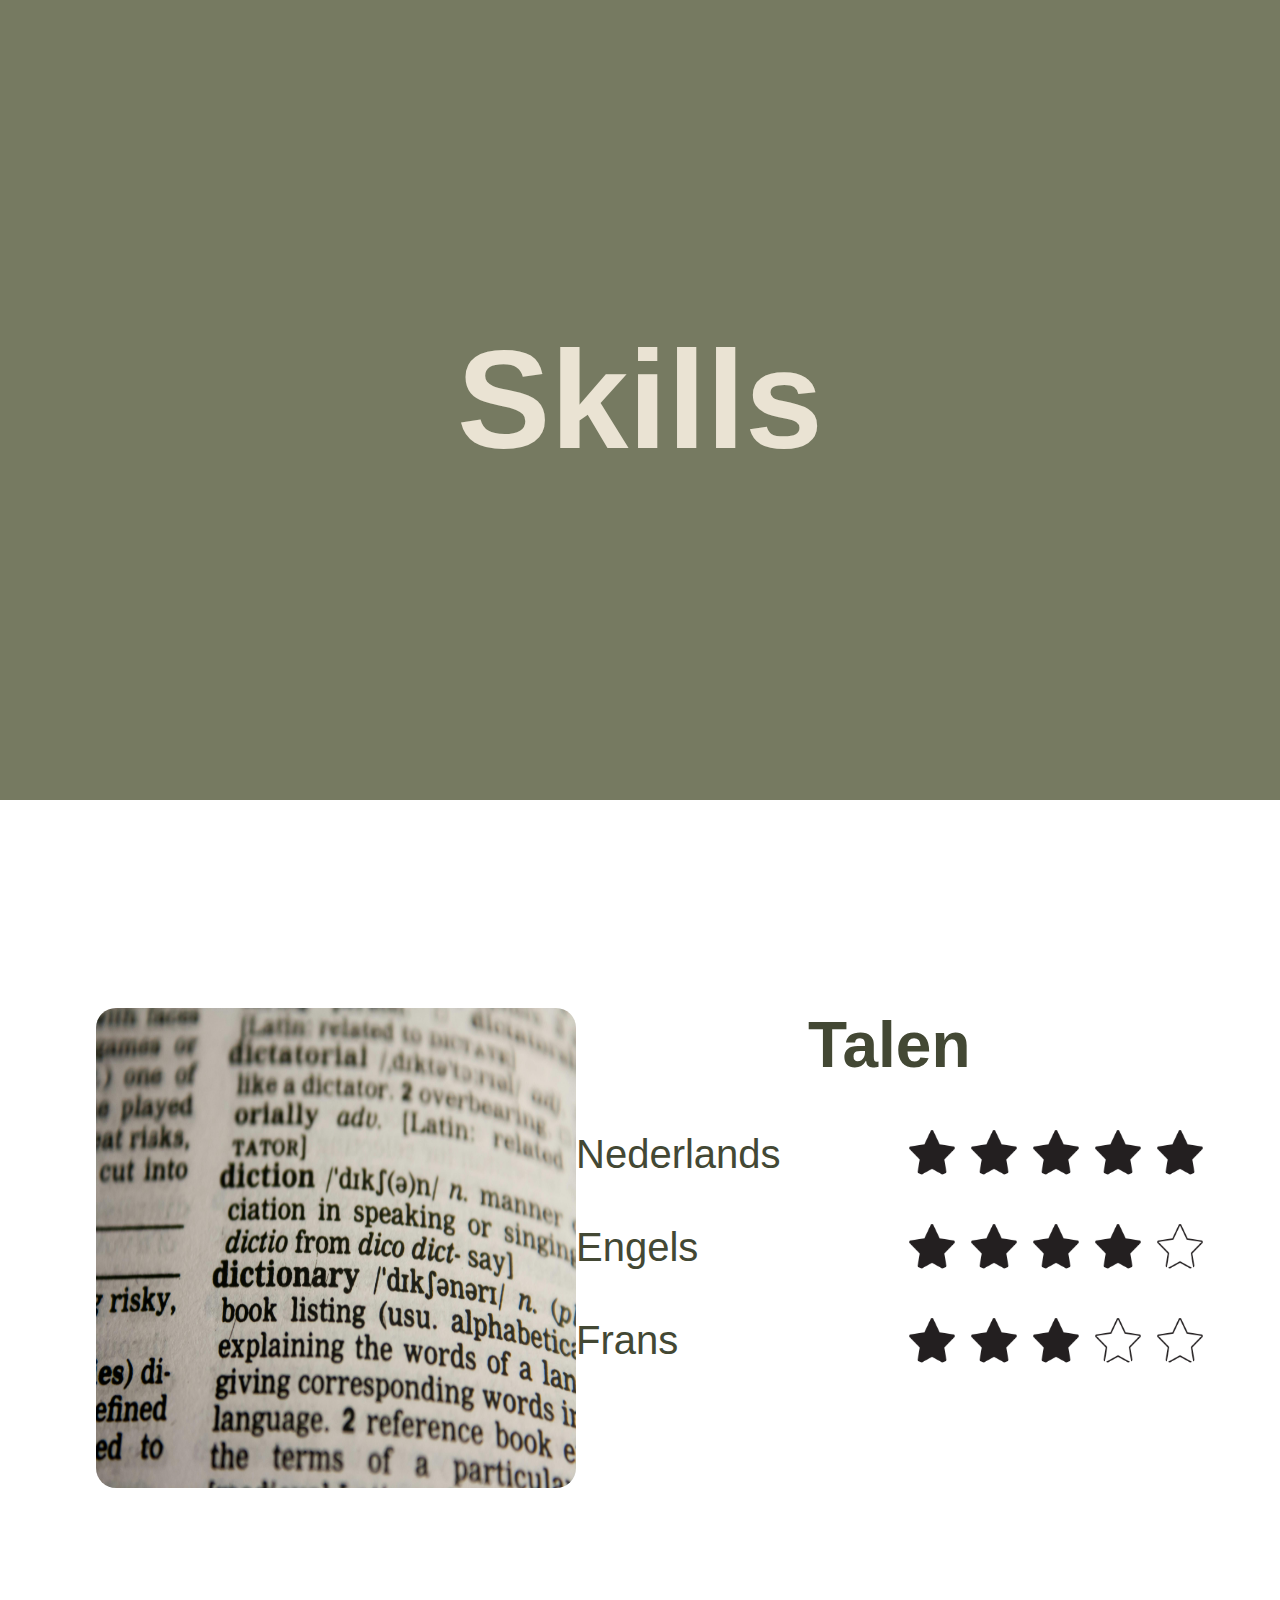
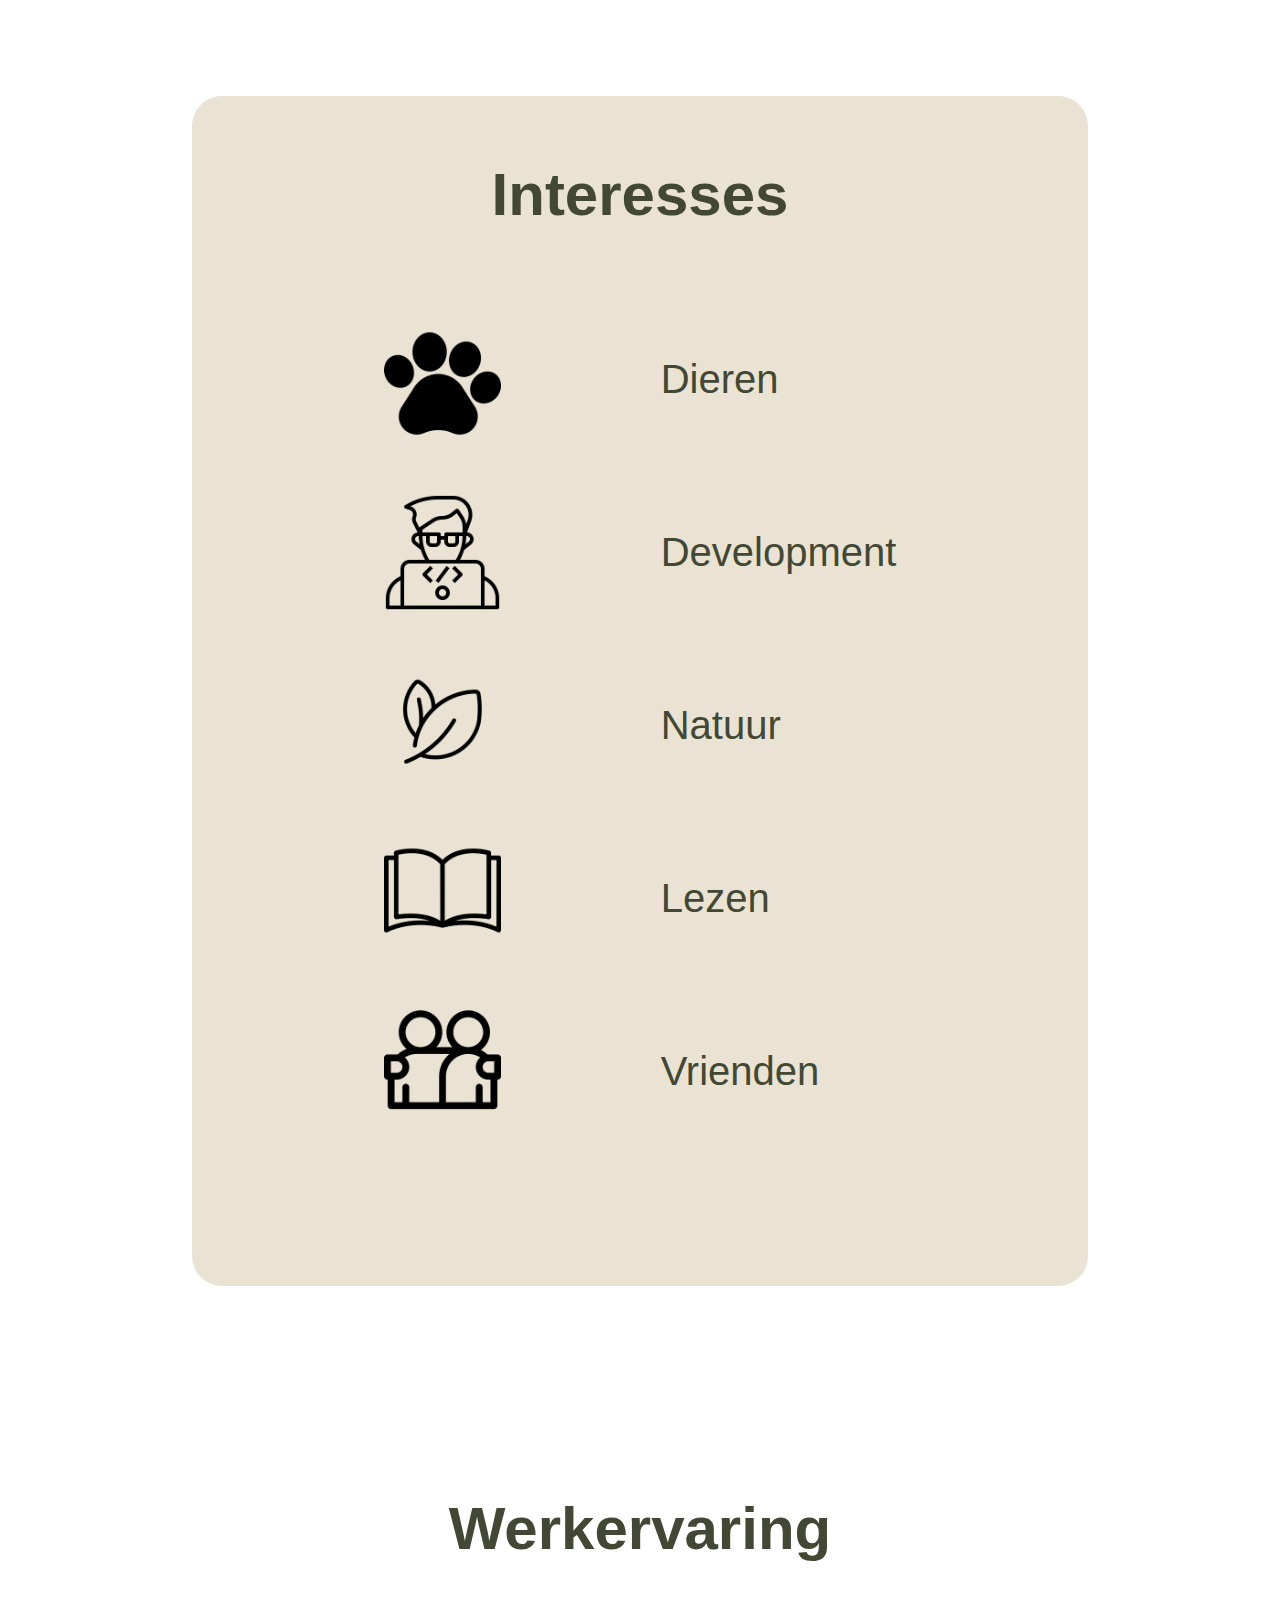
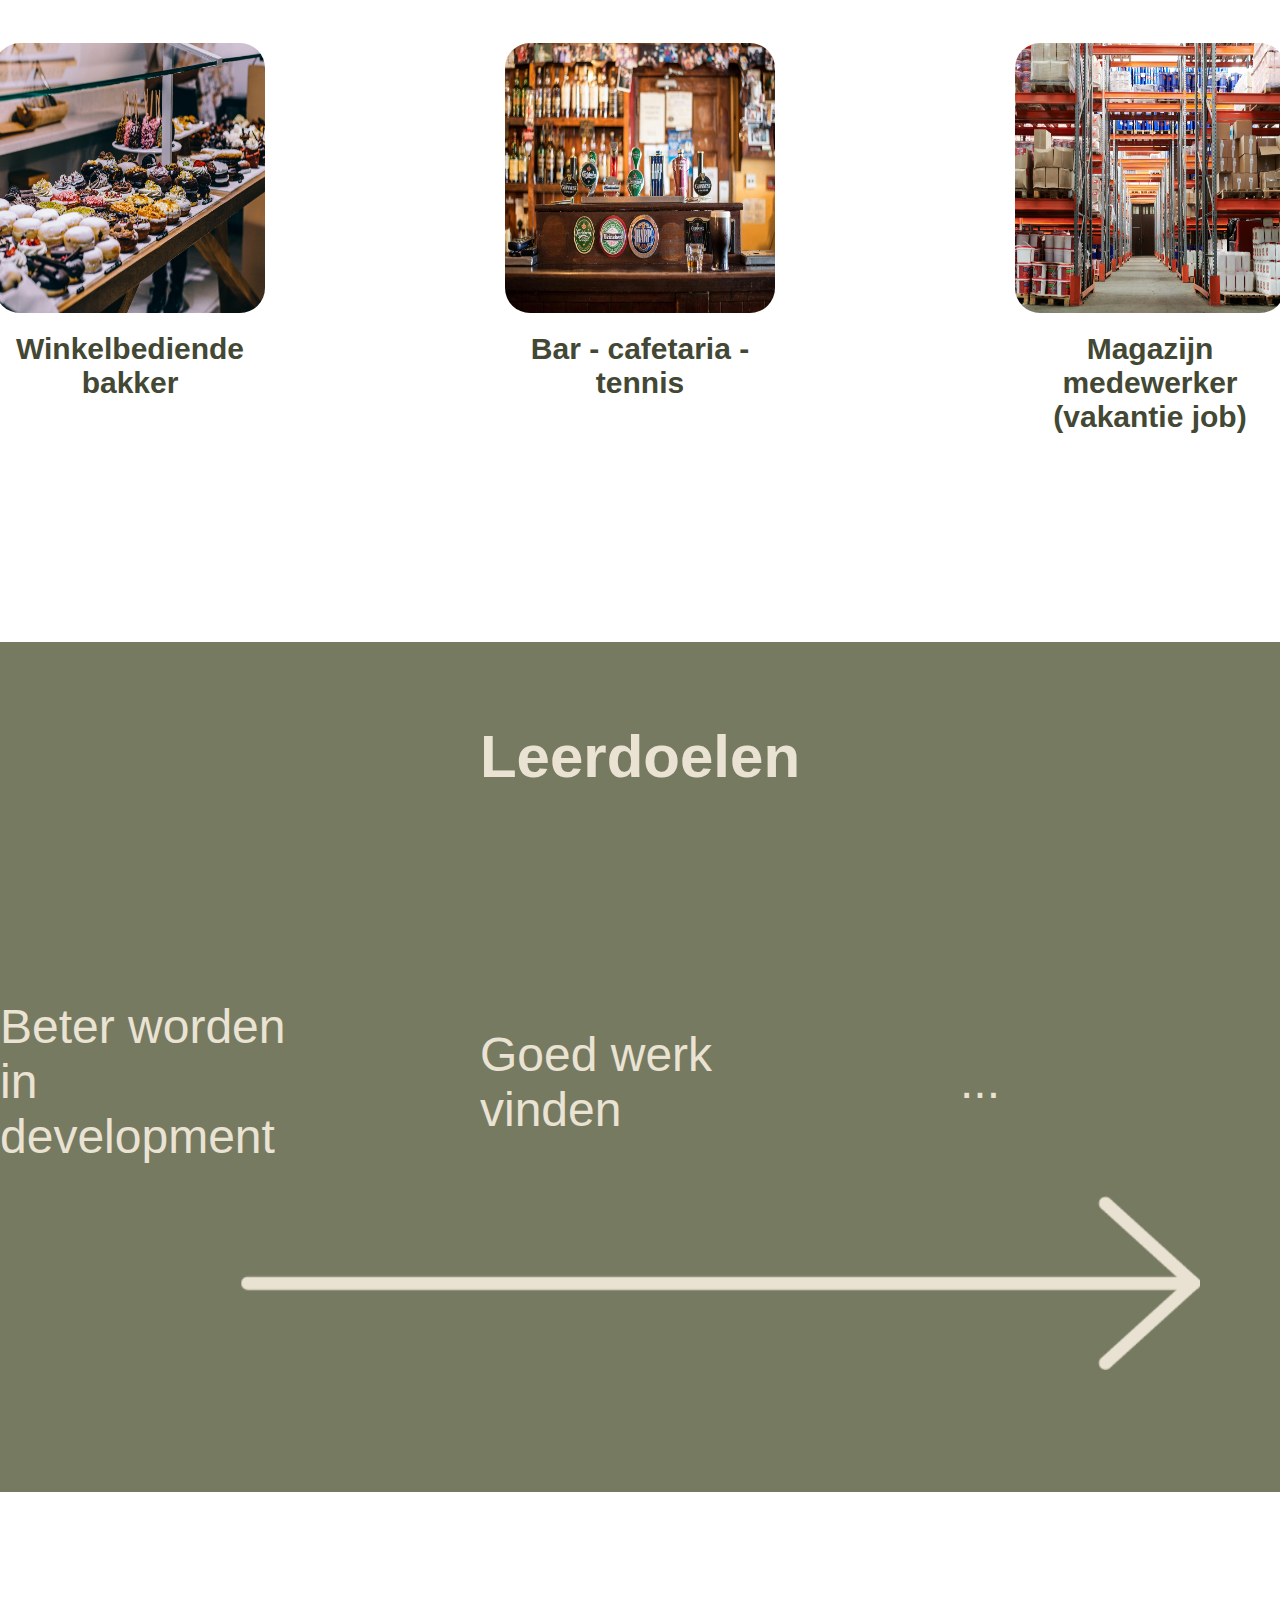
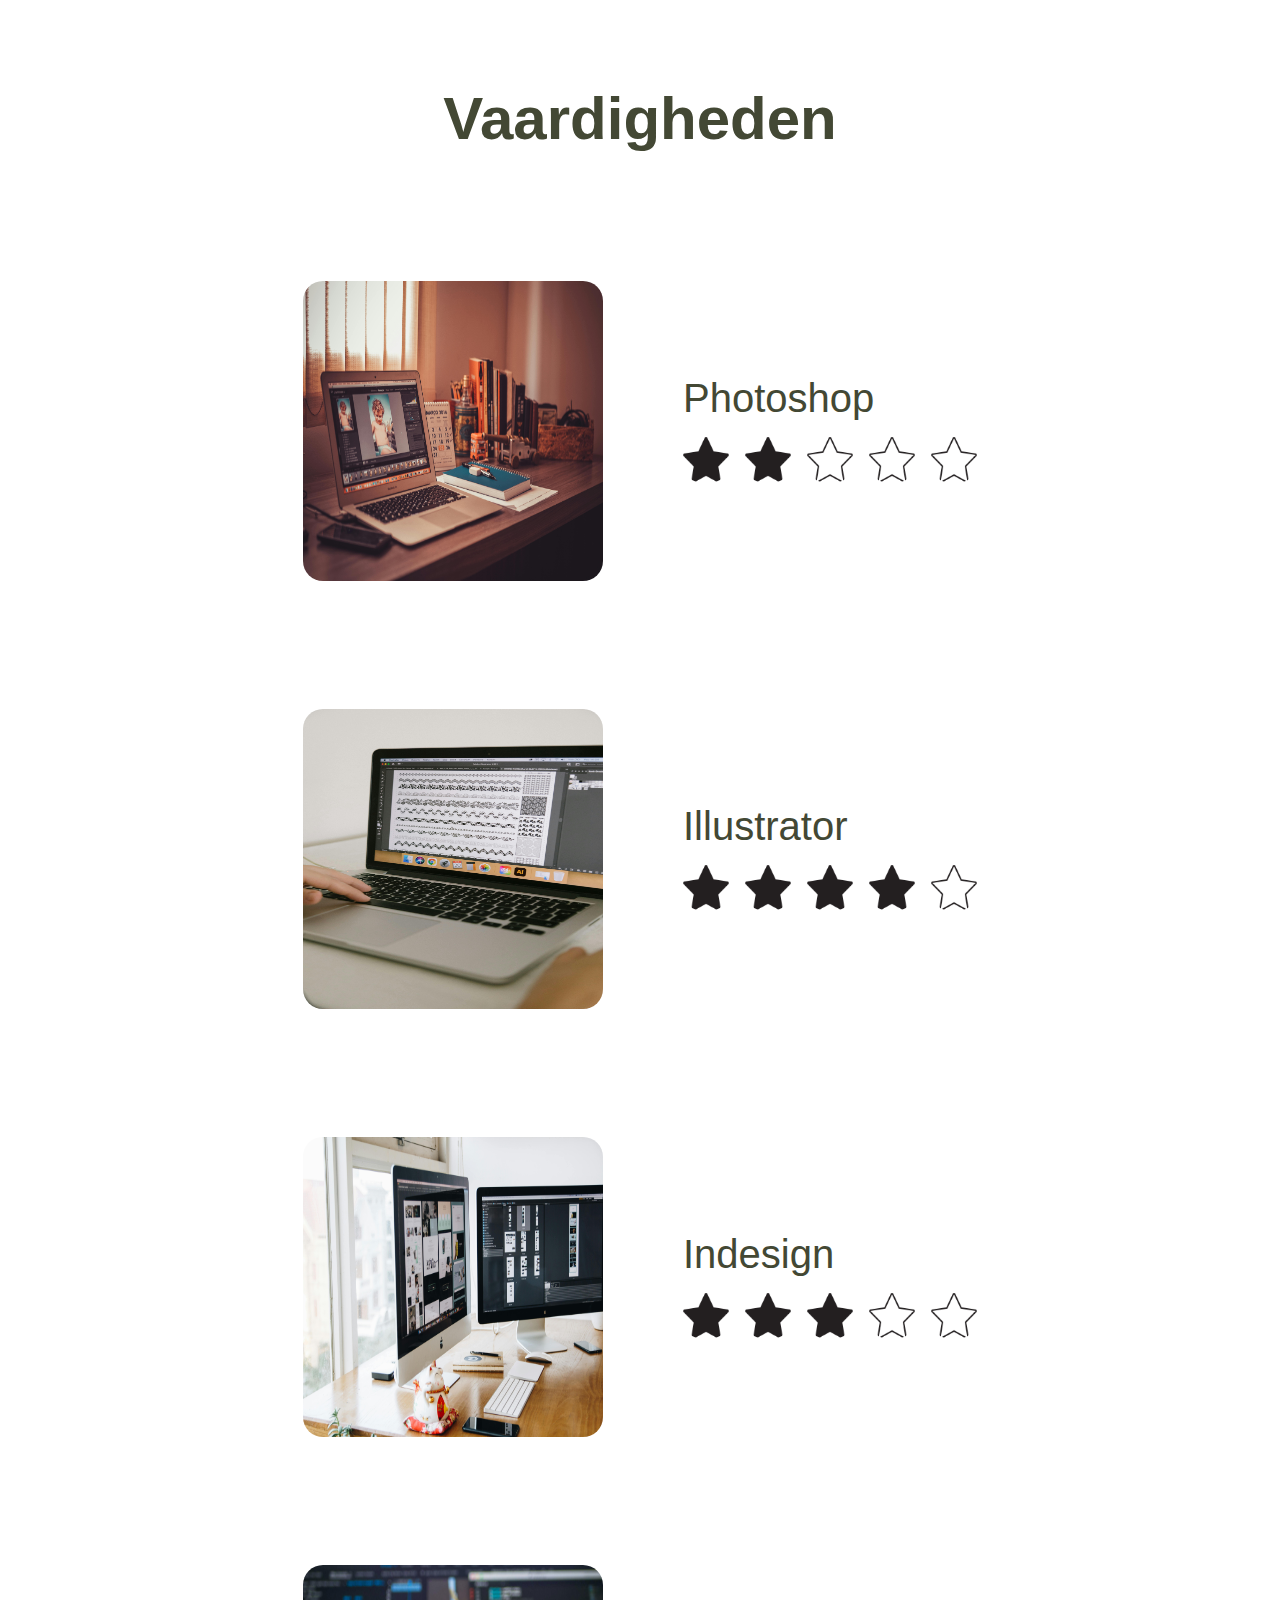
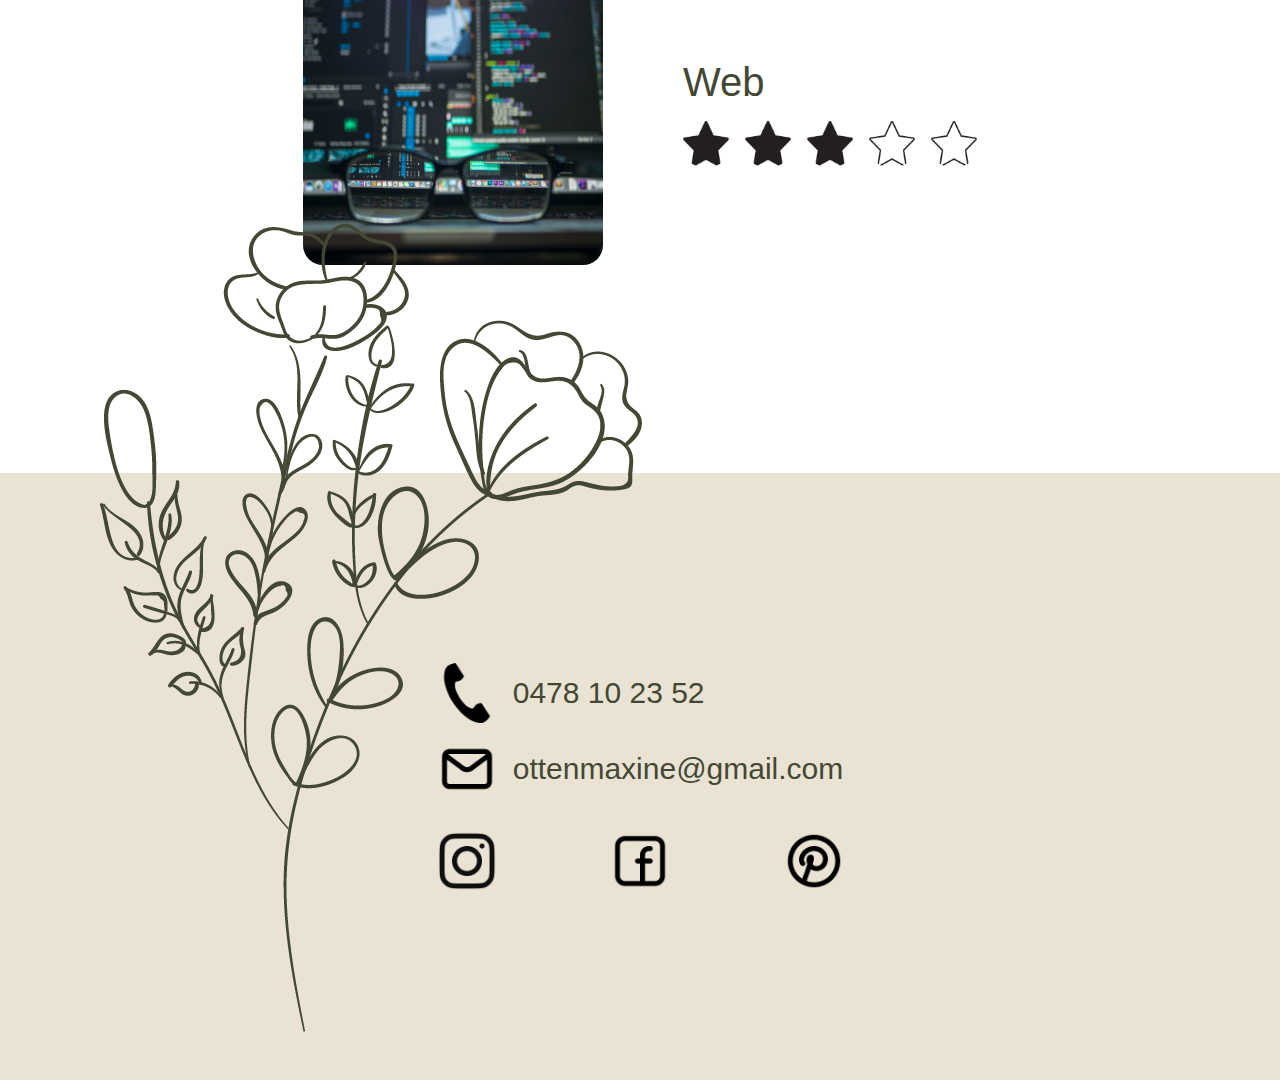
<file: Skills.html>
<!DOCTYPE html>
<html lang="nl">
<head>
    <meta charset="UTF-8">
    <title>Skills</title>
    <link rel="stylesheet" href="style-skills.css">
</head>
<body>
    <div class="pijl-boven">
        <a href="#skills"><img src="./icons/arrow-up.png" alt="pijl"></a>
    </div>

    <header id="skills">
        <h1>Skills</h1>
    </header>

    <main>
        <section class="talen">
            <img src="./img/talen.jpg" alt="bijbel">
            <article class="sterren">
                <h2>Talen</h2>
                <div class="lijst">
                    <ul class="vakken">
                        <li>Nederlands</li>
                        <li>Engels</li>
                        <li>Frans</li>
                    </ul>
                    <ul class="stars">
                        <li><img src="./icons/star-fill.png" alt="ster"><img src="./icons/star-fill.png" alt="ster"><img src="./icons/star-fill.png" alt="ster"><img src="./icons/star-fill.png" alt="ster"><img src="./icons/star-fill.png" alt="ster"> </li>
                        <li><img src="./icons/star-fill.png" alt="ster"><img src="./icons/star-fill.png" alt="ster"><img src="./icons/star-fill.png" alt="ster"><img src="./icons/star-fill.png" alt="ster"><img src="./icons/star.png" alt="ster"> </li>
                        <li><img src="./icons/star-fill.png" alt="ster"><img src="./icons/star-fill.png" alt="ster"><img src="./icons/star-fill.png" alt="ster"><img src="./icons/star.png" alt="ster"><img src="./icons/star.png" alt="ster"> </li>
                    </ul>
                </div>
            </article>
        </section>

        <section class="interesses">
            <h2>Interesses</h2>
            <article class="icons">
                <ul>
                    <li><img src="./icons/pawprint.png" alt="icoon"></li>
                    <li><img src="./icons/coding.png" alt="icoon"></li>
                    <li><img src="./icons/leaves.png" alt="icoon"></li>
                    <li><img src="./icons/book.png" alt="icoon"></li>
                    <li><img src="./icons/friends.png" alt="icoon"></li>
                </ul>

                <ul class="tekst">
                    <li>Dieren</li>
                    <li>Development</li>
                    <li>Natuur</li>
                    <li>Lezen</li>
                    <li>Vrienden</li>
                </ul>
        </section>

        <div class="bloem3">
            <img src="./img/bloem.png" alt="bloem">
        </div>

        <section class="werkervaring">
            <h2>Werkervaring</h2>
            <div class="jobs">
                <article class="bakker">
                    <img src="./img/bakker.jpg" alt="bakker">
                    <h3>Winkelbediende bakker</h3>
                </article>

                <article class="bar">
                    <img src="./img/bar.jpg" alt="bakker">
                    <h3>Bar - cafetaria - tennis</h3>
                </article>

                <article class="magazijn">
                    <img src="./img/magazijn.jpg" alt="bakker">
                    <h3>Magazijn medewerker (vakantie job)</h3>
                </article>
            </div>
        </section>

        <section class="leerdoelen">
            <h2>Leerdoelen</h2>
            <div class="doelen">
                <p>Beter worden in development</p>
                <p>Goed werk vinden</p>
                <p>...</p>
            </div>
            <img src="./icons/arrow.png" alt="liggendepijl">
        </section>

        <section class="vaardigheden">
            <h2>Vaardigheden</h2>
            <article class="photoshop">
                <img src="./img/photoshop.jpg" alt="foto bewerken">
                <div class="info-programma">
                    <p>Photoshop</p>
                    <ul class="sterren-programma">
                        <li><img src="./icons/star-fill.png" alt="ster"></li>
                        <li><img src="./icons/star-fill.png" alt="ster"></li>
                        <li><img src="./icons/star.png" alt="ster"></li>
                        <li><img src="./icons/star.png" alt="ster"></li>
                        <li><img src="./icons/star.png" alt="ster"></li>
                    </ul>
                </div>
            </article>

            <article class="illustrator">
                <img src="./img/illustrator.jpg" alt="foto bewerken">
                <div class="info-programma">
                    <p>Illustrator</p>
                    <ul class="sterren-programma">
                        <li><img src="./icons/star-fill.png" alt="ster"></li>
                        <li><img src="./icons/star-fill.png" alt="ster"></li>
                        <li><img src="./icons/star-fill.png" alt="ster"></li>
                        <li><img src="./icons/star-fill.png" alt="ster"></li>
                        <li><img src="./icons/star.png" alt="ster"></li>
                    </ul>
                </div>
            </article>

            <article class="indesign">
                <img src="./img/indesign.jpg" alt="foto bewerken">
                <div class="info-programma">
                    <p>Indesign</p>
                    <ul class="sterren-programma">
                        <li><img src="./icons/star-fill.png" alt="ster"></li>
                        <li><img src="./icons/star-fill.png" alt="ster"></li>
                        <li><img src="./icons/star-fill.png" alt="ster"></li>
                        <li><img src="./icons/star.png" alt="ster"></li>
                        <li><img src="./icons/star.png" alt="ster"></li>
                    </ul>
                </div>
            </article>

            <article class="web">
                <img src="./img/web.jpg" alt="foto bewerken">
                <div class="info-programma">
                    <p>Web</p>
                    <ul class="sterren-programma">
                        <li><img src="./icons/star-fill.png" alt="ster"></li>
                        <li><img src="./icons/star-fill.png" alt="ster"></li>
                        <li><img src="./icons/star-fill.png" alt="ster"></li>
                        <li><img src="./icons/star.png" alt="ster"></li>
                        <li><img src="./icons/star.png" alt="ster"></li>
                    </ul>
                </div>
            </article>
        </section>
    </main>

    <div class="bloem4">
        <img src="./img/bloem.png" alt="bloem">
    </div>

    <footer>
        <div class="gegevens">
            <div class="nummer">
                <img src="./icons/nummer.png" alt="telefoonnummer">
                <p>0478 10 23 52</p>
            </div>
            <div class="email">
                <img src="./icons/email.png" alt="email">
                <p>ottenmaxine@gmail.com</p>
            </div>
        </div>
        <div class="socials">
            <img src="./icons/instagram.png" alt="instagram">
            <img src="./icons/facebook.png" alt="facebook">
            <img src="./icons/pintrest.png" alt="pintrest">
        </div>
    </footer>
</body>
</html>
</file>
<file: style-skills.css>
*{
    margin: 0;
    padding: 0;
    box-sizing: border-box;
}
html{
    scroll-behavior: smooth;
}
body{
    font-family: 'Arimox', sans-serif;
}
li{
     list-style: none;
}

.pijl-boven{
     position: fixed;
 }
.pijl-boven img{
    position: absolute;
    top: 950px;
    left: 1770px;
    width: 100px;
    height: 100px;
}

header{
    background-color: #767A61;
    height: 800px;
    display: flex;
    justify-content: space-evenly;
    align-items: center;
    margin-bottom: 13rem;
}
header h1{
    font-size: 140px;
    color: #EAE3D3;
}

.info{
    display: flex;
    flex-direction: column;
    gap: 50px;
}


.talen {
    display: flex;
    justify-content: space-evenly;
    padding: 0rem 6rem 0rem 6rem;
    margin-bottom: 13rem;
}
.talen h2{
    font-size: 64px;
    color: #434834;
}
.sterren{
    display: flex;
    flex-direction: column;
    align-items: center;
}
.lijst{
    display: flex;
    align-items: center;
    gap: 8rem;
}
.vakken li{
    font-size:  40px;
    color: #434834;
    padding-top: 3rem;
}
.talen img{
    width: 480px;
    height: 480px;
    border-radius: 20px;
}
.stars li{
    display: flex;
    gap: 1rem;
    padding-top: 3rem;
}
.stars img{
    width: 46px;
    height: 46px;
}

.interesses{
    background-color: #EAE3D3   ;
    margin: 5rem 12rem 13rem 12rem;
    padding: 4rem;
    border-radius: 30px;
    display: flex;
    flex-direction: column;
    align-items: center;
}
.interesses h2{
    font-size: 60px;
    color: #434834;
    padding-bottom: 6rem;
}
.icons{
    display: flex;
    gap: 10rem;
}
.tekst{
    margin-top: 2rem;
}
.tekst li{
    font-size: 40px;
    color: #434834;
    list-style: none;
    padding-bottom: 8rem;
}
.icons img{
    width: 117px;
    height: 117px;
    margin-bottom: 3rem;
}

.bloem3{
    position: relative;
}
.bloem3 img{
    position: absolute;
    top: -750px;
    left: 1300px;
    transform: scaleX(-1);
}

.werkervaring{
    display: flex;
    flex-direction: column;
    align-items: center;
    margin-bottom: 13rem;
}
.werkervaring h2{
    font-size: 60px;
    color: #434834;
    margin-bottom: 5rem;
}
.jobs{
    display: flex;
    gap: 15rem;
}
.bakker, .bar, .magazijn{
    display: flex;
    flex-direction: column;
    gap: 1.2rem;
    align-items: center;
}
.bakker img, .bar img, .magazijn img{
    width: 270px;
    height: 270px;
    border-radius: 25px;
}
.bakker h3, .bar h3, .magazijn h3{
    width: 241px;
    font-size: 30px;
    color: #434834;
    text-align: center;
}

.leerdoelen{
    background-color: #767A61;
    height: 850px;
    margin-bottom: 12rem;
    display: flex;
    flex-direction: column;
}
.leerdoelen h2{
    font-size: 60px;
    color: #EAE3D3;
    text-align: center;
    padding: 5rem;
}
.leerdoelen img{
    width: 75%;
    margin-top: 2rem;
    margin-left: 15rem;
}
.doelen{
    display: flex;
    justify-content: center;
    align-items: center;
    gap: 10rem;
}
.doelen p{
    margin-top: 8rem;
    font-size: 48px;
    color: #EAE3D3;
    width: 330px;
}

.vaardigheden{
    display: flex;
    flex-direction: column;
    justify-content: center;
    align-items: center;
    gap: 8rem;
    margin-bottom: 13rem;
}
.vaardigheden h2{
    font-size: 60px;
    color: #434834;
}
.vaardigheden img{
    width: 300px;
    height: 300px;
    border-radius: 20px;
}
.photoshop, .illustrator, .indesign, .web{
    display: flex;
    gap: 5rem;
}
.info-programma{
    display: flex;
    flex-direction: column;
    justify-content: center;
    gap: 1rem;
}
.info-programma p{
    font-size: 40px;
    color: #434834;
}
.sterren-programma{
    display: flex;
    gap: 1rem;
}
.sterren-programma img{
    width: 46px;
    height: 46px;
}

.bloem4{
    position: relative;
}
.bloem4 img{
    position: absolute;
    top: -250px;
    left: 100px;
}

footer{
    display: flex;
    flex-direction: column;
    justify-content: center;
    align-items: center;
    gap: 2rem;
    background: #EAE3D3;
    height: 607px;
}
footer p{
    font-size: 30px;
    color: #434834;
}
footer img{
    width: 60px;
}
.gegevens{
    display: flex;
    flex-direction: column;
    gap: 1rem;
}
.nummer, .email{
    display: flex;
    justify-content: left;
    align-items: center;
    gap: 1rem;
}
.socials{
    display: flex;
    justify-content: space-between;
    gap: 1rem;
    width: 407px;
}
</file>
